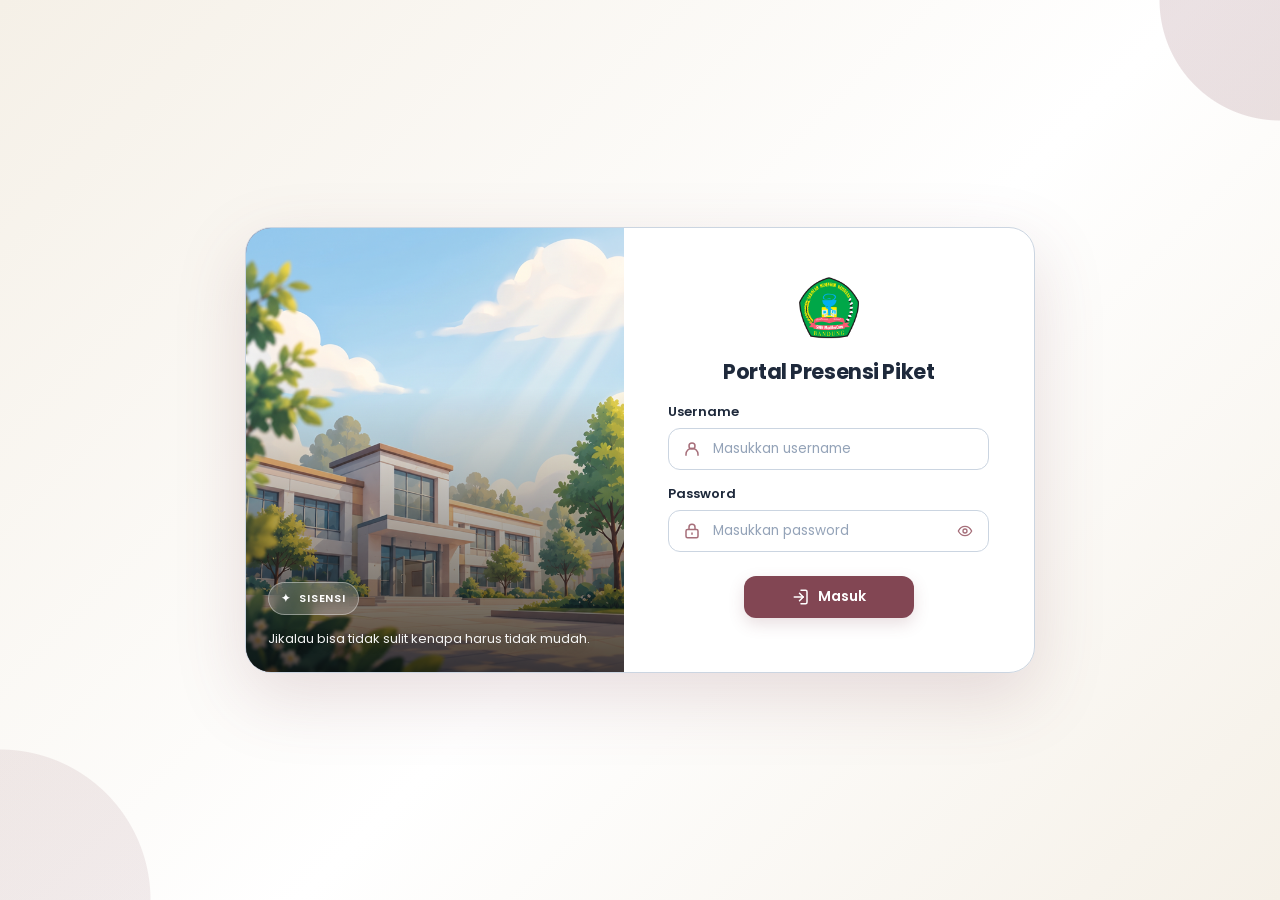
<file: frontend/index.html>
<!DOCTYPE html>
<html lang="id">
<head>
  <meta charset="UTF-8">
  <meta name="viewport" content="width=device-width, initial-scale=1.0">
  <title>Login | Presensi Piket</title>

  <!-- 💡 ANTI-FLASH THEME SCRIPT (Zero Delay Theme Switching) -->
  <script>
    (function() {
      const savedTheme = localStorage.getItem("sisensi_active_theme") || "burgundy";
      document.documentElement.setAttribute("data-theme", savedTheme);
    })();
  </script>

  <!-- Fonts & Stylesheet -->
  <link rel="preconnect" href="https://fonts.googleapis.com">
  <link rel="preconnect" href="https://fonts.gstatic.com" crossorigin>
  <link href="https://fonts.googleapis.com/css2?family=Roboto:wght@400;500;700&family=Poppins:wght@400;500;600;700&display=swap" rel="stylesheet">
  <link rel="icon" type="image/png" href="./assets/logo_sekolah.png">
  <link rel="stylesheet" href="./css/style.css">
</head>
<body class="login-body">
  <main class="container-login">
    <section class="login-visual" aria-label="Informasi sekolah">
      <div class="visual-copy">
        <div class="visual-eyebrow">
          <span aria-hidden="true">✦</span> SISENSI
        </div>
        <p>Jikalau bisa tidak sulit kenapa harus tidak mudah.</p>
      </div>
    </section>

    <section class="login-content" aria-labelledby="loginTitle">
      <header class="login-title-row" aria-labelledby="loginTitle">
        <img src="./assets/logo_sekolah.png" class="logo" alt="Logo sekolah">
        <div class="login-heading">
          <h2 id="loginTitle">Portal Presensi Piket</h2>
        </div>
      </header>

      <form class="login-form" id="loginForm" onsubmit="event.preventDefault(); login();">
        <div class="login-field">
          <label for="idPiket">Username</label>
          <div class="login-input-wrap">
            <svg class="field-icon" viewBox="0 0 24 24" fill="none" stroke="currentColor" stroke-width="2" aria-hidden="true"><circle cx="12" cy="8" r="4"></circle><path d="M4 21v-2a8 8 0 0 1 16 0v2"></path></svg>
            <input type="text" id="idPiket" class="login-input" placeholder="Masukkan username" autocomplete="username" required>
          </div>
        </div>
        <div class="login-field">
          <label for="kodeAkses">Password</label>
          <div class="login-input-wrap">
            <svg class="field-icon" viewBox="0 0 24 24" fill="none" stroke="currentColor" stroke-width="2" aria-hidden="true"><rect x="4" y="10" width="16" height="11" rx="2"></rect><path d="M8 10V7a4 4 0 0 1 8 0v3"></path><path d="M12 14v3"></path></svg>
            <input type="password" id="kodeAkses" class="login-input" placeholder="Masukkan password" autocomplete="current-password" required>
            <button class="password-toggle" type="button" id="togglePassword" aria-label="Tampilkan password" title="Tampilkan password" aria-pressed="false">
              <svg id="passwordEyeIcon" viewBox="0 0 24 24" fill="none" stroke="currentColor" stroke-width="2" stroke-linecap="round" stroke-linejoin="round" aria-hidden="true">
                <path d="M2 12s3.5-7 10-7 10 7 10 7-3.5 7-10 7S2 12 2 12Z"></path><circle cx="12" cy="12" r="3"></circle>
              </svg>
            </button>
          </div>
        </div>
        <button type="submit" class="login-btn">
          <svg viewBox="0 0 24 24" fill="none" stroke="currentColor" stroke-width="2" stroke-linecap="round" stroke-linejoin="round" aria-hidden="true"><path d="M10 17l5-5-5-5"></path><path d="M15 12H3"></path><path d="M12 3h6a2 2 0 0 1 2 2v14a2 2 0 0 1-2 2h-6"></path></svg>
          Masuk
        </button>
      </form>
      <div class="error-msg" id="errorMsg" role="alert" aria-live="polite"></div>
    </section>
  </main>

  <!-- LOADING OVERLAY MODERN MINIMALIS (DOTS ENGINE) -->
  <div id="loadingOverlay">
    <div>
      <div class="dots">
        <span></span>
        <span></span>
        <span></span>
      </div>
      <div id="loadingText">Memuat...</div>
    </div>
  </div>

  <script>
    const password = document.getElementById('kodeAkses');
    const toggle = document.getElementById('togglePassword');
    const icon = document.getElementById('passwordEyeIcon');

    const eye = `
      <path d="M2 12s3.5-7 10-7 10 7 10 7-3.5 7-10 7S2 12 2 12Z"></path>
      <circle cx="12" cy="12" r="3"></circle>
    `;
    const eyeOff = `
      <path d="M3 3l18 18"></path>
      <path d="M10.6 10.6a2 2 0 0 0 2.8 2.8"></path>
      <path d="M9.9 5.2A11 11 0 0 1 12 5c6.5 0 10 7 10 7a15 15 0 0 1-4 4.8"></path>
      <path d="M6.6 6.6C3.6 8.5 2 12 2 12s3.5 7 10 7c1 0 2-.2 2.9-.5"></path>
    `;
    toggle.addEventListener('click', function () {
      const show = password.type === 'password';
      password.type = show ? 'text' : 'password';
      icon.innerHTML = show ? eyeOff : eye;
      toggle.setAttribute('aria-label', show ? 'Sembunyikan password' : 'Tampilkan password');
      toggle.setAttribute('title', show ? 'Sembunyikan password' : 'Tampilkan password');
      toggle.setAttribute('aria-pressed', String(show));
    });
  </script>

  <script src="./js/auth.js"></script>
</body>
</html>
</file>
<file: frontend/css/style.css>
/* ==========================================================================
   1. COLOR PALETTE ENGINE & CSS VARIABLES (SUPPORT ZERO-FLASH)
   ========================================================================== */
:root,
html[data-theme="burgundy"],
body[data-theme="burgundy"] {
  --theme-glow-rgb: 130, 70, 83;
  --theme-glow: rgba(var(--theme-glow-rgb), 0.18);
  --primary: #824653;
  --primary-hover: #6F3945;
  --primary-soft: #A66F7A;
  --bg-page: #F5F0E7;
  --text-dark: #1e293b;
  --border-light: #cbd5e1;
}

html[data-theme="green"],
body[data-theme="green"] {
  --theme-glow-rgb: 16, 185, 129;
  --primary: #059669;
  --primary-hover: #047857;
  --primary-soft: #34d399;
  --bg-page: #f0fdf4;
}

html[data-theme="blue"],
body[data-theme="blue"] {
  --theme-glow-rgb: 37, 99, 235;
  --primary: #2563eb;
  --primary-hover: #1d4ed8;
  --primary-soft: #60a5fa;
  --bg-page: #eff6ff;
}

html[data-theme="orange"],
body[data-theme="orange"] {
  --theme-glow-rgb: 234, 88, 12;
  --primary: #ea580c;
  --primary-hover: #c2410c;
  --primary-soft: #fb923c;
  --bg-page: #fff7ed;
}

html[data-theme="purple"],
body[data-theme="purple"] {
  --theme-glow-rgb: 147, 51, 234;
  --primary: #9333ea;
  --primary-hover: #7e22ce;
  --primary-soft: #c084fc;
  --bg-page: #faf5ff;
}

html[data-theme="gold"],
body[data-theme="gold"] {
  --theme-glow-rgb: 217, 119, 6;
  --primary: #d97706;
  --primary-hover: #b45309;
  --primary-soft: #fbbf24;
  --bg-page: #fffbeb;
}

html[data-theme="black"],
body[data-theme="black"] {
  --theme-glow-rgb: 30, 41, 59;
  --primary: #0f172a;
  --primary-hover: #1e293b;
  --primary-soft: #475569;
  --bg-page: #f8fafc;
}

html[data-theme="white"],
body[data-theme="white"] {
  --theme-glow-rgb: 100, 116, 139;
  --primary: #475569;
  --primary-hover: #334155;
  --primary-soft: #94a3b8;
  --bg-page: #f1f5f9;
}

/* Base resets */
html, body {
  height: 100%;
  margin: 0;
  padding: 0;
  font-family: 'Roboto', sans-serif;
  -webkit-text-size-adjust: 100%;
}

h2, h3 { 
  color: var(--text-dark); 
  font-weight: 600; 
  margin-top: 0; 
}

body.dashboard-body {
  background: var(--bg-page) !important;
  padding: 0 30px 20px !important;
  color: var(--text-dark);
  display: flex;
  flex-direction: column;
  align-items: center;
  min-height: 100vh;
  box-sizing: border-box;
  transition: background 0.3s ease;
}

main {
  flex: 1;
  width: 100%;
  max-width: 1400px;
  margin: 0 auto;
}

/* ==========================================================================
   2. TOP HEADER BANNER MODERN & CLEAN (NO BOX NESTING)
   ========================================================================== */
#topHeaderBanner {
  width: 100%;
  max-width: 1400px;
  background: var(--primary) !important;
  border-radius: 0 0 16px 16px !important;
  padding: 14px 30px !important;
  display: flex !important;
  justify-content: space-between !important;
  align-items: center !important;
  box-shadow: 0 8px 20px var(--theme-glow) !important;
  border-top: none !important;
  border-bottom: 4px solid #ffffff !important;
  border-left: 4px solid #ffffff !important;
  border-right: 4px solid #ffffff !important;
  margin-top: 0 !important;
  margin-bottom: 20px !important;
  box-sizing: border-box;
  position: relative;
  z-index: 999;
  transition: background 0.3s ease, box-shadow 0.3s ease;
}

.header-brand-group {
  display: flex;
  align-items: center;
  gap: 16px;
}

/* LINGKARAN LOGO BULAT PERFECT */
.brand-logo-circle {
  width: 48px;
  height: 48px;
  border-radius: 50%;
  background: #ffffff;
  display: flex;
  align-items: center;
  justify-content: center;
  box-shadow: 0 2px 8px rgba(0,0,0,0.12);
  flex-shrink: 0;
  overflow: hidden;
}

.header-logo-img { 
  width: 40px; 
  height: 40px; 
  object-fit: contain; 
  opacity: 0;
  transition: opacity 0.3s ease;
}

.header-logo-img.is-loaded {
  opacity: 1 !important;
}

.brand-text-stack {
  display: flex;
  flex-direction: column;
  gap: 2px;
}

.brand-main-title {
  margin: 0 !important;
  font-size: 17px !important;
  font-weight: 700 !important;
  color: #ffffff !important;
  line-height: 1.2;
}

.brand-sub-title {
  font-size: 12.5px !important;
  font-weight: 500 !important;
  color: rgba(255, 255, 255, 0.8) !important;
  line-height: 1.2;
}

/* CONTROLS AREA (THEME & PROFILE) */
.header-user-controls {
  display: flex;
  align-items: center;
  gap: 12px;
}

/* FIX ANOMALI HOVER JITTER ON ICON BUTTONS */
/* FIX ANOMALI HOVER JITTER ON ICON BUTTONS */
.header-icon-btn {
  width: 40px !important;
  height: 40px !important;
  padding: 0 !important;
  border-radius: 50% !important;
  background: #ffffff !important;
  border: none !important;
  cursor: pointer;
  display: inline-flex !important;
  align-items: center !important;
  justify-content: center !important;
  box-shadow: 0 2px 8px rgba(0,0,0,0.1) !important;
  color: var(--primary) !important;
  transition: transform 0.2s cubic-bezier(0.175, 0.885, 0.32, 1.275), background 0.2s ease !important;
  flex-shrink: 0;
  transform-origin: center center;
  backface-visibility: hidden;
  will-change: transform;
}

.header-icon-btn:hover {
  transform: scale(1.08) translateZ(0) !important;
  background: #ffffff !important;
}

.header-icon-btn svg {
  width: 20px;
  height: 20px;
  display: block;
  flex-shrink: 0;
  pointer-events: none;
  transform: translateZ(0);
}

/* USER PROFILE DROPDOWN COMPACT */
.profile-popover {
  width: 240px;
  padding: 14px;
}

.profile-popover-header {
  display: flex;
  align-items: center;
  justify-content: space-between;
  gap: 12px;
}

.profile-info-text {
  display: flex;
  flex-direction: column;
  gap: 2px;
  min-width: 0;
  flex: 1;
}

.profile-name {
  font-size: 13.5px;
  font-weight: 700;
  color: var(--text-dark);
  white-space: nowrap;
  overflow: hidden;
  text-overflow: ellipsis;
  line-height: 1.2;
}

.profile-role {
  font-size: 11.5px;
  font-weight: 500;
  color: var(--primary-soft);
  white-space: nowrap;
  overflow: hidden;
  text-overflow: ellipsis;
  line-height: 1.2;
}

/* TOMBOL LOGOUT ATAS */
.profile-action-btn.btn-logout {
  width: 36px !important;
  height: 36px !important;
  min-width: 36px !important;
  padding: 0 !important;
  border-radius: 10px !important;
  background: #fef2f2 !important;
  color: #dc2626 !important;
  border: 1px solid #fecaca !important;
  cursor: pointer;
  display: inline-flex !important;
  align-items: center !important;
  justify-content: center !important;
  flex-shrink: 0;
  transition: all 0.2s ease !important;
}

.profile-action-btn.btn-logout:hover {
  background: #dc2626 !important;
  color: #ffffff !important;
  border-color: #dc2626 !important;
  transform: scale(1.05) !important;
}

.profile-action-btn.btn-logout svg {
  width: 17px;
  height: 17px;
  stroke: currentColor;
}

/* DIVIDER */
.profile-popover-divider {
  height: 1px;
  background: #e2e8f0;
  margin: 12px 0 10px;
}

/* TOMBOL CLEAR CACHE BAWAH (AMBER/WARNING STYLE) */
.profile-clear-cache-item {
  width: 100% !important;
  height: 36px !important;
  padding: 0 12px !important;
  border-radius: 9px !important;
  background: #fffbeb !important;
  color: #d97706 !important;
  border: 1px solid #fde68a !important;
  font-size: 12px !important;
  font-weight: 600 !important;
  cursor: pointer;
  display: flex !important;
  align-items: center !important;
  justify-content: flex-start !important;
  gap: 8px !important;
  transition: all 0.2s ease !important;
}

.profile-clear-cache-item:hover {
  background: #d97706 !important;
  color: #ffffff !important;
  border-color: #d97706 !important;
}

.profile-clear-cache-item svg.warning-icon {
  width: 15px;
  height: 15px;
  stroke: currentColor;
  flex-shrink: 0;
}

/* ==========================================================================
   3. THEME POPOVER & PROFILE DROPDOWN (SWATCHES & POPUPS)
   ========================================================================== */
.theme-picker-wrapper,
.user-profile-wrapper {
  position: relative;
}

.theme-popover,
.profile-popover {
  position: absolute;
  top: calc(100% + 10px);
  right: 0;
  background: #ffffff;
  border-radius: 14px;
  box-shadow: 0 10px 30px rgba(0, 0, 0, 0.15);
  border: 1px solid var(--border-light);
  padding: 14px;
  display: none;
  z-index: 1000;
  box-sizing: border-box;
  animation: popoverFadeIn 0.2s ease;
}

@keyframes popoverFadeIn {
  from { opacity: 0; transform: translateY(-6px); }
  to { opacity: 1; transform: translateY(0); }
}

.theme-popover.is-open,
.profile-popover.is-open {
  display: block;
}

.theme-popover-header {
  font-size: 12px;
  font-weight: 700;
  color: var(--text-dark);
  margin-bottom: 10px;
  text-align: center;
}

.theme-color-grid {
  display: grid;
  grid-template-columns: repeat(4, 1fr);
  gap: 10px;
  width: 150px;
}

.color-swatch {
  width: 28px !important;
  height: 28px !important;
  border-radius: 50% !important;
  border: 2px solid #ffffff !important;
  cursor: pointer;
  box-shadow: 0 2px 5px rgba(0,0,0,0.15);
  transition: transform 0.2s ease, box-shadow 0.2s ease;
  padding: 0 !important;
}

.color-swatch:hover {
  transform: scale(1.15) !important;
}

.color-swatch.active {
  box-shadow: 0 0 0 2.5px var(--primary) !important;
}

.burgundyswatch { background: #824653 !important; }
.greenswatch { background: #059669 !important; }
.blueswatch { background: #2563eb !important; }
.orangeswatch { background: #ea580c !important; }
.purpleswatch { background: #9333ea !important; }
.goldswatch { background: #d97706 !important; }
.blackswatch { background: #0f172a !important; }
.whiteswatch { background: #94a3b8 !important; }

/* USER PROFILE DROPDOWN COMPACT (LOGOUT SEBELAH NAMA) */
.profile-popover {
  width: 240px;
  padding: 14px;
}

.profile-popover-header {
  display: flex;
  align-items: center;
  justify-content: space-between;
  gap: 12px;
}

.profile-info-text {
  display: flex;
  flex-direction: column;
  gap: 2px;
  min-width: 0;
  flex: 1;
}

.profile-name {
  font-size: 13.5px;
  font-weight: 700;
  color: var(--text-dark);
  white-space: nowrap;
  overflow: hidden;
  text-overflow: ellipsis;
  line-height: 1.2;
}

.profile-role {
  font-size: 11.5px;
  font-weight: 500;
  color: var(--primary-soft);
  white-space: nowrap;
  overflow: hidden;
  text-overflow: ellipsis;
  line-height: 1.2;
}

.profile-logout-btn {
  width: 36px !important;
  height: 36px !important;
  min-width: 36px !important;
  padding: 0 !important;
  border-radius: 10px !important;
  background: #fef2f2 !important;
  color: #dc2626 !important;
  border: 1px solid #fecaca !important;
  cursor: pointer;
  display: inline-flex !important;
  align-items: center !important;
  justify-content: center !important;
  flex-shrink: 0;
  transition: all 0.2s ease !important;
}

.profile-logout-btn:hover {
  background: #dc2626 !important;
  color: #ffffff !important;
  border-color: #dc2626 !important;
  transform: scale(1.05) translateY(0) !important;
}

.profile-logout-btn svg {
  width: 17px;
  height: 17px;
  stroke: currentColor;
  transition: stroke 0.2s ease;
}

/* ==========================================================================
   4. FORM INPUTS, CARDS & BUTTONS
   ========================================================================== */
.card {
  background: #ffffff;
  border-radius: 14px;
  padding: 24px;
  border: 1px solid var(--border-light);
  box-shadow: 0 8px 24px var(--theme-glow);
  margin-bottom: 20px;
}

select, input[type="date"], input[type="text"] {
  padding: 0 14px;
  height: 38px;
  border-radius: 12px;
  border: 1px solid var(--border-light);
  font-size: 13px;
  font-family: 'Roboto', sans-serif;
  background: #ffffff;
  color: var(--text-dark);
  outline: none;
  box-sizing: border-box;
  transition: all 0.2s ease;
}

select:focus, input[type="date"]:focus, input[type="text"]:focus {
  border-color: var(--primary);
  box-shadow: 0 0 0 2px var(--theme-glow);
}

button {
  background-color: var(--primary);
  color: #ffffff !important;
  padding: 8px 16px;
  border-radius: 8px;
  border: none;
  cursor: pointer;
  font-size: 13px;
  font-weight: 500;
  font-family: 'Roboto', sans-serif;
  display: inline-flex;
  align-items: center;
  justify-content: center;
  gap: 6px;
  height: 38px;
  box-sizing: border-box;
  transition: background-color 0.2s ease, transform 0.2s ease;
}

button:hover:not(:disabled) { 
  background-color: var(--primary-hover);
  transform: translateY(-1px); 
}

button:disabled { 
  opacity: 0.5; 
  cursor: not-allowed; 
}

.btn-cancel { background: #475569 !important; }
.btn-confirm { background: #0f766e !important; }
.btn-slate { background: #64748b !important; }
.btn-danger { background: #ef4444 !important; }

.text-danger { color: #ef4444 !important; }
.text-center-cell { text-align: center !important; }
/* ==========================================================================
   INFO KETERANGAN DISPENSASI DI SEBELAH KANAN BADGE
   ========================================================================== */
.badge-wrapper-cell {
  display: inline-flex;
  flex-direction: row;
  align-items: center;
  justify-content: center;
  gap: 6px;
}

.dispensasi-note-sub {
  display: inline-flex;
  align-items: center;
  justify-content: center;
  max-width: 140px;
  padding: 4px 9px;
  border-radius: 999px;
  background: #eef2ff;
  border: 1px solid #c7d2fe;
  color: #4338ca;
  font-size: 11px;
  font-weight: 600;
  line-height: 1.2;
  cursor: default;
}

.dispensasi-note-text {
  display: block;
  width: 100%;
  white-space: nowrap;
  overflow: hidden;
  text-overflow: ellipsis;
} 

.status-dropdown-cell-wrapper {
  position: relative;
  display: inline-flex;
  align-items: center;
  justify-content: center;
  vertical-align: middle;
  height: 32px;
  margin: 0;
  padding: 0;
  border: none;
  background: transparent;
}

.admin-date-picker { display: inline-block; }

/* ==========================================================================
   5. FILTERS & COUNTER BOX (AUTO-FIT PROPORSIONAL ANTI-OVERLAP)
   ========================================================================== */
.filter-wrapper {
  display: grid;
  grid-template-columns: minmax(0, 1fr) auto; /* Kolom kanan otomatis ikut jumlah kotak */
  align-items: center;
  gap: 14px;
  width: 100%;
  box-sizing: border-box;
  margin-bottom: 20px;
  padding: 12px 14px;
  background: #f1f5f9;
  border: 1px solid var(--border-light);
  border-radius: 14px;
}

.filter-group {
  display: grid;
  /* Kelas (125px) | Tingkat (105px) | Status (165px) | Nama Siswa (220px) */
  grid-template-columns: 125px 105px 165px 220px;
  align-items: end;
  gap: 10px;
  width: max-content;
  max-width: 100%;
  min-width: 0;
}

.filter-item {
  display: flex;
  flex-direction: column;
  gap: 5px;
  min-width: 0;
  font-size: 11.5px;
  font-weight: 600;
  color: var(--primary);
}

/* Override min-width bawaan agar dropdown & input bisa fleksibel */
.filter-item .custom-dropdown,
.filter-item .filter-input-text {
  width: 100% !important;
  min-width: 0 !important;
  padding: 0 10px;
}

.filter-item .dropdown-selected {
  padding: 0 10px;
  font-size: 12.5px;
}

.statistik-wrapper {
  display: flex;
  align-items: stretch;
  justify-content: flex-end;
  gap: 6px;
  width: auto;
  min-width: 0;
  margin: 0;
}

.stat-box-wrapper {
  position: relative;
  display: flex;
  flex: 0 0 80px;
  width: 80px;
  min-width: 0;
}

.jumlah-data-box {
  display: flex;
  flex-direction: column;
  align-items: center;
  justify-content: center;
  width: 100%;
  min-width: 0;
  min-height: 76px;
  box-sizing: border-box;
  padding: 6px 4px;
  margin: 0;
  background: #ffffff;
  border: 1px solid var(--border-light);
  border-radius: 10px;
  text-align: center;
  transition: border-color 0.2s ease, box-shadow 0.2s ease, transform 0.2s ease;
}

.jumlah-data-box label {
  display: flex;
  align-items: center;
  justify-content: center;
  gap: 2px;
  width: 100%;
  min-height: 22px;
  margin-bottom: 3px;
  font-size: 9.5px;
  line-height: 1.15;
  font-weight: 700;
  color: var(--primary);
  text-align: center;
}

.jumlah-data-box span {
  display: block;
  font-size: 16.5px;
  line-height: 1.2;
  font-weight: 800;
  color: var(--primary-soft);
}

/* Efek Interaktif untuk Box Clickable (Hadir & Tidak Hadir) */
.jumlah-data-box.is-clickable {
  cursor: pointer;
  user-select: none;
}

.jumlah-data-box.is-clickable label {
  cursor: pointer;
}

.jumlah-data-box.is-clickable:hover,
.jumlah-data-box.is-clickable.is-open {
  border-color: var(--primary);
  box-shadow: 0 0 0 3px var(--theme-glow), 0 6px 14px var(--theme-glow);
}

.jumlah-data-box.is-clickable.is-open .stat-caret {
  transform: rotate(180deg);
}

/* ==========================================================================
   FLOATING POPOVER CARD RINCIAN STATISTIK
   ========================================================================== */
.stat-floating-card {
  position: absolute;
  top: calc(100% + 10px);
  left: 50%;
  transform: translateX(-50%);
  z-index: 1000;
  background: #ffffff;
  border: 1px solid var(--border-light);
  border-radius: 14px;
  padding: 12px;
  box-shadow: 0 14px 32px rgba(15, 23, 42, 0.16);
  display: none;
  box-sizing: border-box;
  animation: statPopoverIn 0.18s ease-out;
}

.stat-floating-card.is-open {
  display: block;
}

/* Panah kecil penunjuk ke box induk */
.stat-floating-card::before {
  content: "";
  position: absolute;
  top: -6px;
  left: 50%;
  transform: translateX(-50%) rotate(45deg);
  width: 11px;
  height: 11px;
  background: #ffffff;
  border-left: 1px solid var(--border-light);
  border-top: 1px solid var(--border-light);
}

.stat-popover-hadir {
  width: 310px;
}

.stat-popover-absen {
  width: 270px;
}

.stat-popover-title {
  font-size: 11px;
  font-weight: 700;
  color: var(--primary);
  letter-spacing: 0.04em;
  margin-bottom: 8px;
  padding-bottom: 6px;
  border-bottom: 1px solid #f1f5f9;
  text-align: center;
}

.stat-mini-grid {
  display: grid;
  gap: 7px;
}

.stat-mini-grid.cols-hadir {
  grid-template-columns: repeat(2, minmax(0, 1fr));
}

/* Item pertama (Tepat Waktu) melebar 2 kolom di paling atas */
.stat-mini-grid.cols-hadir .stat-mini-card:first-child {
  grid-column: span 2;
}

.stat-mini-grid.cols-absen {
  grid-template-columns: repeat(3, minmax(0, 1fr));
}

.stat-mini-card {
  border-radius: 10px;
  padding: 8px 6px;
  text-align: center;
  border: 1px solid #e2e8f0;
  background: #f8fafc;
}

.stat-mini-label {
  font-size: 10.5px;
  font-weight: 600;
  line-height: 1.25;
  margin-bottom: 3px;
}

.stat-mini-val {
  font-size: 16px;
  font-weight: 800;
  line-height: 1.15;
}

/* Warna Mini-Card Selaras dengan Status Badges Bagian 7 */
.stat-mini-card.tone-hadir {
  background: #f0fdf4;
  border-color: #bbf7d0;
  color: #15803d;
}

.stat-mini-card.tone-terlambat {
  background: #fefce8;
  border-color: #fef08a;
  color: #854d0e;
}

.stat-mini-card.tone-terlambat-berat {
  background: #fff7ed;
  border-color: #fed7aa;
  color: #9a3412;
}

.stat-mini-card.tone-terlambat-ekstrem,
.stat-mini-card.tone-alpa {
  background: #fef2f2;
  border-color: #fecaca;
  color: #991b1b;
}

.stat-mini-card.tone-htp {
  background: #fffbeb;
  border-color: #fde68a;
  color: #92400e;
}

.stat-mini-card.tone-sakit {
  background: #f0f9ff;
  border-color: #bae6fd;
  color: #0369a1;
}

.stat-mini-card.tone-izin {
  background: #f8fafc;
  border-color: #cbd5e1;
  color: #475569;
}

@keyframes statPopoverIn {
  from {
    opacity: 0;
    transform: translate(-50%, -6px);
  }
  to {
    opacity: 1;
    transform: translate(-50%, 0);
  }
}

/* Breakpoint Tablet / Layar Menengah */
@media (max-width: 1280px) {
  .filter-wrapper { grid-template-columns: minmax(0, 1fr); }
  .filter-group { grid-template-columns: repeat(4, minmax(0, 1fr)); }
  .statistik-wrapper { display: flex; flex-wrap: wrap; justify-content: flex-start; width: 100%; }
  .stat-box-wrapper { flex: 1 1 90px; width: auto; }
}

@media (max-width: 600px) {
  .filter-wrapper { padding: 12px; }
  .filter-group { grid-template-columns: repeat(2, minmax(0, 1fr)); }
  .statistik-wrapper { display: grid; grid-template-columns: repeat(3, minmax(0, 1fr)); }
  .stat-box-wrapper { width: 100%; }
  .stat-floating-card {
    position: fixed;
    top: auto;
    bottom: 20px;
    left: 50%;
    width: calc(100vw - 32px);
    max-width: 340px;
  }
  .stat-floating-card::before { display: none; }
}

/* ==========================================================================
   6. TABLE & DATA DISPLAY
   ========================================================================== */
.table-header { 
  display: flex; 
  justify-content: space-between; 
  align-items: center; 
  margin-bottom: 16px; 
  flex-wrap: wrap; 
  gap: 10px; 
}

.left-action { 
  display: flex; 
  gap: 8px; 
  flex-wrap: wrap; 
  align-items: center; 
}

.table-responsive {
  width: 100%;
  border: 1px solid var(--border-light);
  border-radius: 12px;
  margin-top: 15px;
  background: #ffffff;
  overflow: visible !important;
  box-sizing: border-box;
}

table { 
  width: 100%; 
  border-collapse: separate; 
  border-spacing: 0; 
  font-size: 13px; 
}

th { 
  background: #f1f5f9 !important; 
  color: #334155 !important; 
  font-size: 12px; 
  font-weight: 600; 
  padding: 12px 10px; 
  border-bottom: 2px solid var(--border-light) !important; 
}

/* 💡 KUNCI TINGGI BARIS DENGAN HEIGHT & BOX-SIZING AGAR TDK NAIK TURUN */
#tbodySiswa td {
  height: 48px !important;            /* Kunci tinggi konsisten per baris */
  padding: 6px 10px !important;       /* Sesuaikan padding agar seimbang */
  border-bottom: 1px solid #e2e8f0 !important;
  text-align: center;
  vertical-align: middle;
  font-size: 13px !important;
  font-weight: 500 !important;
  color: var(--text-dark) !important;
  box-sizing: border-box !important;
}

#tbodySiswa td:nth-child(1) { font-weight: 600 !important; }
#tbodySiswa tr { position: relative; }

#tbodySiswa tr:has(.custom-dropdown.open) {
  z-index: 99999 !important;
  position: relative !important;
}

tr:nth-child(even) td { background-color: #f8fafc; }

.status-cell-center {
  width: 220px;
  max-width: 220px;
  min-width: 220px;
  text-align: center;
  vertical-align: middle;
  box-sizing: border-box;
}

/* 💡 SAMAKAN TINGGI DROPDOWN DI DALAM TABEL DENGAN BADGE (32px) */
#tbodySiswa .custom-dropdown {
  height: 32px !important;
  min-width: 150px;
  border-radius: 10px !important;
}

#tbodySiswa .dropdown-selected {
  padding: 0 10px !important;
  font-size: 12px !important;
  justify-content: center !important;
  text-align: center !important;
  gap: 8px;
}

#tbodySiswa .dropdown-item {
  text-align: center !important;
}

th:first-child {
  border-top-left-radius: 11px;
}

th:last-child {
  border-top-right-radius: 11px;
}

/* LENGKUNGKAN KIRI BAWAH DAN KANAN BAWAH UNTUK BARIS TERAKHIR (JIKA ADA DATA) */
#tbodySiswa tr:last-child td:first-child {
  border-bottom-left-radius: 11px;
}

#tbodySiswa tr:last-child td:last-child {
  border-bottom-right-radius: 11px;
}

/* DROPDOWN STATUS DI TABEL TAMPIL PENUH TANPA SCROLL */
#tbodySiswa .dropdown-menu,
#tbodySiswa .dropdown-menu-inner {
  max-height: none !important;
  overflow-y: visible !important;
}

/* ==========================================================================
   7. STATUS CHIPS & BADGES
   ========================================================================== */
.status-badge-btn {
  display: inline-flex;
  align-items: center;
  justify-content: center;
  gap: 6px;
  width: max-content;
  height: 32px !important;       /* Kunci tinggi samakan dengan dropdown di tabel */
  white-space: nowrap;
  padding: 0 12px !important;    /* Gunakan padding horizontal saja agar height 32px presisi */
  border-radius: 10px !important;/* Samakan radius dengan dropdown tabel (10px) */
  font-size: 12.5px;
  font-weight: 500;
  box-sizing: border-box !important;
  border: 1px solid rgba(0,0,0,0.1);
  cursor: pointer;
  transition: all 0.2s ease;
}

.status-badge-btn:hover {
  transform: translateY(-1px);
  filter: brightness(0.96);
}

.status-hadir { background: #dcfce7 !important; color: #15803d !important; border: 1px solid #bbf7d0 !important; }
.status-terlambat { background: #fef9c3 !important; color: #854d0e !important; border: 1px solid #fef08a !important; }
.status-terlambat-berat { background: #ffedd5 !important; color: #9a3412 !important; border: 1px solid #fed7aa !important; }
.status-terlambat-ekstrem, .status-alpa { background: #fecaca !important; color: #991b1b !important; border: 1px solid #fca5a5 !important; }
.status-sakit { background: #e0f2fe !important; color: #0369a1 !important; border: 1px solid #bae6fd !important; }
.status-izin { background: #f1f5f9 !important; color: #475569 !important; border: 1px solid #cbd5e1 !important; }
.status-libur, .status-prakerin { background: #e0e7ff !important; color: #3730a3 !important; border: 1px solid #c7d2fe !important; }
.status-htp { background: #fef3c7 !important; color: #92400e !important; border: 1px solid #fde68a !important; }
.status-kosong { 
  background: #fff1f2 !important; 
  color: #be123c !important; 
  border: 1.5px dashed #fda4af !important; 
  font-weight: 600 !important; 
}
.status-dispensasi { 
  background: #f3e8ff !important; 
  color: #6b21a8 !important; 
  border: 1px solid #e9d5ff !important; 
}

/* ==========================================================================
   8. PAGINATION & FOOTER
   ========================================================================== */
.table-footer {
  display: flex;
  justify-content: center;
  align-items: center;
  width: 100%;
  box-sizing: border-box;
  padding: 16px 0 0;
  background: #ffffff;
}

#pagination {
  display: flex;
  justify-content: center;
  align-items: center;
  flex-wrap: wrap;
  gap: 4px;
}

#pagination button { 
  background: #f1f5f9 !important; 
  color: #334155 !important; 
  border: 1px solid var(--border-light) !important; 
  margin: 2px; 
  padding: 6px 12px !important; 
  border-radius: 8px !important; 
  font-size: 13px !important; 
  height: auto !important; 
}

#pagination button.active { 
  background: var(--primary) !important; 
  color: #ffffff !important; 
  font-weight: 600 !important; 
}

footer { 
  text-align: center; 
  padding: 20px; 
  font-size: 12px; 
  color: var(--primary-soft); 
  margin-top: 20px; 
}

/* ==========================================================================
   9. MODALS, TOASTS & CUSTOM DROPDOWN COMPONENT
   ========================================================================== */
.modal-overlay { 
  position: fixed; 
  inset: 0; 
  background: rgba(15, 23, 42, 0.4); 
  display: flex; 
  align-items: center; 
  justify-content: center; 
  z-index: 1050 !important; 
  opacity: 0; 
  pointer-events: none; 
  transition: opacity 0.25s ease; 
}

.modal-overlay.active { 
  opacity: 1; 
  pointer-events: auto; 
}

.modal-box { 
  background: #ffffff; 
  padding: 20px; 
  border-radius: 14px; 
  width: 320px; 
  text-align: center; 
}

.modal-actions { margin-top: 15px; display: flex; gap: 10px; justify-content: center; }
.notif-modal-stack { margin-top: 15px; display: flex; flex-direction: column; gap: 8px; }

/* LOADING OVERLAY MODERN MINIMALIS (DOTS ENGINE) */
#loadingOverlay {
  display: none;
  position: fixed;
  inset: 0;
  background: rgba(15, 23, 42, 0.35);
  backdrop-filter: blur(3px);
  z-index: 99999 !important;
  justify-content: center;
  align-items: center;
}

#loadingOverlay.active { display: flex !important; }

#loadingOverlay > div {
  background: #ffffff;
  padding: 22px 30px;
  border-radius: 16px;
  text-align: center;
  border: 1px solid #e2e8f0;
  box-shadow: 0 12px 32px rgba(0, 0, 0, 0.12);
  display: flex;
  flex-direction: column;
  align-items: center;
  gap: 10px;
}

.dots {
  display: flex;
  align-items: center;
  justify-content: center;
  gap: 8px;
  height: 16px;
}

.dots span {
  width: 9px;
  height: 9px;
  background-color: var(--primary);
  border-radius: 50%;
  display: inline-block;
  animation: geminiPulse 1.4s cubic-bezier(0.4, 0, 0.2, 1) infinite;
}

.dots span:nth-child(1) { animation-delay: 0s; }
.dots span:nth-child(2) { animation-delay: 0.2s; }
.dots span:nth-child(3) { animation-delay: 0.4s; }

@keyframes geminiPulse {
  0%, 100% {
    transform: scale(0.65);
    opacity: 0.35;
    box-shadow: 0 0 0 0 rgba(0,0,0,0);
  }
  50% {
    transform: scale(1.15);
    opacity: 1;
    box-shadow: 0 0 8px var(--theme-glow);
  }
}

#loadingText {
  margin: 0;
  font-weight: 500;
  color: #334155;
  font-size: 13px;
}

/* ==========================================================================
   CUSTOM DROPDOWN
   ========================================================================== */
.custom-dropdown {
  position: relative;
  width: 100%;
  min-width: 160px;
  height: 38px;
  border-radius: 12px;
  box-sizing: border-box;
  margin: 0 auto;
  user-select: none;
  cursor: pointer;
  display: inline-flex;
  align-items: center;
  background: #ffffff;
  border: 1px solid var(--border-light);
  transition: border-color 0.2s ease, box-shadow 0.2s ease;
}
 
.dropdown-selected {
  width: 100%;
  height: 100%;
  display: flex;
  align-items: center;
  justify-content: space-between;
  padding: 0 14px;
  border-radius: 12px;
  box-sizing: border-box;
  font-size: 13px;
  font-weight: 500;
  color: var(--text-dark);
}
 
/* Animasi rotasi chevron */
.dropdown-selected svg {
  transition: transform 0.2s cubic-bezier(0.4, 0, 0.2, 1);
  flex-shrink: 0;
}
 
.custom-dropdown.open .dropdown-selected svg {
  transform: rotate(180deg);
}
 
/* ==========================================================================
   DROPDOWN MENU (OUTER = CLIPPER MELENGKUNG)
   ========================================================================== */
.dropdown-menu {
  position: absolute;
  top: calc(100% + 4px);
  bottom: auto;
  left: 0;
  width: 100%;
  min-width: 100%;
  max-width: 100%;
  max-height: 200px;
  background: #ffffff;
  border: 1px solid var(--border-light);
  border-radius: 12px;
  box-shadow: 0 8px 22px rgba(0, 0, 0, 0.14);
  display: none;
  z-index: 99999;
  box-sizing: border-box;
  overflow: hidden;   /* potong apapun yang keluar dari lengkungan */
  padding: 0;
}
 
.custom-dropdown.open .dropdown-menu {
  display: block;
}
 
/* ==========================================================================
   INNER = AREA SCROLL
   JANGAN pakai scrollbar-width / scrollbar-color di sini, karena Chrome baru
   akan mengabaikan semua aturan ::-webkit-scrollbar (panah muncul lagi).
   ========================================================================== */
.dropdown-menu-inner {
  width: 100%;
  max-height: 198px;
  overflow-y: auto;
  overflow-x: hidden;
  padding: 5px 0;
  box-sizing: border-box;
}
 
/* Scrollbar tipis tanpa tombol panah (Chrome / Edge / Safari) */
.dropdown-menu-inner::-webkit-scrollbar {
  width: 5px;
}
 
.dropdown-menu-inner::-webkit-scrollbar-button {
  display: none;
  width: 0;
  height: 0;
}
 
.dropdown-menu-inner::-webkit-scrollbar-track {
  background: transparent;
  margin: 8px 0;   /* thumb berhenti sebelum area lengkung; naikkan kalau masih nabrak */
}
 
.dropdown-menu-inner::-webkit-scrollbar-thumb {
  background: #cbd5e1;
  border-radius: 10px;
}
 
.dropdown-menu-inner::-webkit-scrollbar-thumb:hover {
  background: #94a3b8;
}
 
/* Firefox (scrollbar thin-nya memang tanpa panah) */
@supports not selector(::-webkit-scrollbar) {
  .dropdown-menu-inner {
    scrollbar-width: thin;
    scrollbar-color: #cbd5e1 transparent;
  }
}
 
/* ==========================================================================
   ITEM
   ========================================================================== */
.dropdown-item {
  padding: 9px 14px;
  text-align: left;
  font-size: 12.5px;
  color: var(--text-dark);
  cursor: pointer;
  transition: background 0.15s ease, color 0.15s ease;
}
 
.dropdown-item:hover {
  background: #f1f5f9;
  color: var(--primary);
}
 
/* ==========================================================================
   FILTER INPUT TEXT
   ========================================================================== */
.filter-input-text {
  width: 100%;
  min-width: 180px;
  height: 38px;
  padding: 0 14px;
  border-radius: 12px;
  border: 1px solid var(--border-light);
  background: #ffffff;
  font-size: 13px;
  font-family: 'Roboto', sans-serif;
  color: var(--text-dark);
  box-sizing: border-box;
  outline: none;
  transition: all 0.2s ease;
}
 
.filter-input-text:focus {
  border-color: var(--primary);
  box-shadow: 0 0 0 3px var(--theme-glow);
}

/* ==========================================================================
   SEARCH INPUT WRAPPER & TOMBOL CLEAR (✕)
   ========================================================================== */
.search-input-wrapper {
  position: relative;
  display: flex;
  align-items: center;
  width: 100%;
}

.search-input-wrapper .filter-input-text {
  padding-right: 32px !important;
}

.search-clear-btn {
  position: absolute !important;
  right: 8px !important;
  top: 50% !important;
  transform: translateY(-50%) !important;
  width: 20px !important;
  height: 20px !important;
  min-width: 20px !important;
  padding: 0 !important;
  margin: 0 !important;
  border-radius: 50% !important;
  background: #e2e8f0 !important;
  color: #475569 !important;
  font-size: 11px !important;
  font-weight: 700 !important;
  line-height: 1 !important;
  display: inline-flex !important;
  align-items: center !important;
  justify-content: center !important;
  cursor: pointer;
  transition: background 0.15s ease, color 0.15s ease !important;
}

.search-clear-btn[hidden] {
  display: none !important;
}

.search-clear-btn:hover {
  background: var(--primary) !important;
  color: #ffffff !important;
  transform: translateY(-50%) !important;
}

.dispensasi-modal-box {
  width: 360px !important;
  max-width: calc(100vw - 32px);
  text-align: left !important;
}

.dispensasi-modal-title {
  margin: 0 0 6px 0;
  font-size: 15.5px;
  font-weight: 700;
  color: var(--text-dark);
}

.dispensasi-modal-desc {
  margin: 0 0 12px 0;
  font-size: 12.5px;
  color: #64748b;
  line-height: 1.4;
}

.dispensasi-modal-actions {
  margin-top: 16px;
  display: flex;
  justify-content: flex-end;
  gap: 8px;
}

/* ==========================================================================
   10. SYNC STATUS PANEL (ADAPTIVE WIDTH & EDGE-GLOW INLINE SVG CLOUD)
   ========================================================================== */
.sync-status-panel {
  display: inline-flex;
  flex-direction: column;
  align-items: center;
  justify-content: center;
  gap: 2px;
  width: fit-content;
  min-width: 225px;
  max-width: 285px;
  height: 54px;
  box-sizing: border-box;
  padding: 6px 16px;
  border: 1px solid #bbf7d0;
  border-radius: 12px;
  background: #f0fdf4;
  color: #166534;
  font-size: 12px;
  line-height: 1.3;
  transition: width 0.25s ease, background 0.25s ease, border-color 0.25s ease, color 0.25s ease;
}

.sync-status-main {
  display: flex;
  align-items: center;
  justify-content: center;
  gap: 7px;
  width: 100%;
  font-size: 13px;
  font-weight: 700;
  white-space: nowrap;
}

#syncStatusIcon {
  display: inline-flex;
  align-items: center;
  justify-content: center;
  flex-shrink: 0;
}

#syncStatusIcon svg {
  width: 18px;
  height: 18px;
}

/* Efek Pendaran Cahaya (Glow) Kedip Halus di Pinggiran Garis Awan saat Online */
.sync-status-panel[data-state="saved"] #syncStatusIcon svg {
  animation: cloudEdgeGlow 2.4s ease-in-out infinite;
}

.sync-status-detail {
  display: block;
  width: 100%;
  min-height: 15px;
  line-height: 15px;
  text-align: center;
  color: #64748b;
  font-size: 11px;
  white-space: nowrap;
  overflow: hidden;
  text-overflow: ellipsis;
}

/* State: Sedang Menyimpan / Antrean Online (Amber/Kuning Lembut) */
.sync-status-panel[data-state="pending"],
.sync-status-panel[data-state="syncing"] {
  border-color: #fde68a !important;
  background: #fffbeb !important;
  color: #b45309 !important;
}

.sync-status-panel[data-state="syncing"] #syncStatusIcon svg {
  animation: syncCloudPulse 1.2s ease-in-out infinite;
}

/* State: Offline / Error Server (Merah Lembut) */
.sync-status-panel[data-state="error"],
.sync-status-panel[data-state="offline"] {
  border-color: #fecaca !important;
  background: #fef2f2 !important;
  color: #b91c1c !important;
}

.sync-retry-button {
  display: none !important;
  margin: 0 0 0 4px !important;
  padding: 2px 8px !important;
  height: 22px !important;
  border: none;
  border-radius: 6px;
  background: #dc2626;
  color: #ffffff !important;
  font-size: 10.5px;
  font-weight: 600;
  cursor: pointer;
  transition: background 0.2s ease;
  white-space: nowrap;
}

.sync-status-panel[data-state="error"] #retrySyncButton:not([hidden]) {
  display: inline-flex !important;
  align-items: center;
  justify-content: center;
}

@keyframes cloudEdgeGlow {
  0%, 100% {
    opacity: 1;
    filter: drop-shadow(0 0 0 rgba(34, 197, 94, 0));
  }
  50% {
    opacity: 0.72;
    filter: drop-shadow(0 0 4px rgba(34, 197, 94, 0.85));
  }
}

@keyframes syncCloudPulse {
  0%, 100% { transform: translateY(0); opacity: 1; }
  50% { transform: translateY(-2px); opacity: 0.55; }
}

/* ==========================================================================
   11. TOAST NOTIFIKASI MODERN
   ========================================================================== */
#appToast {
  position: fixed;
  top: 20px;
  right: 20px;
  z-index: 30000;
  display: flex;
  align-items: center;
  gap: 12px;
  min-width: 300px;
  max-width: 380px;
  padding: 12px 16px;
  background: #ffffff;
  border-radius: 12px;
  box-shadow: 0 10px 25px rgba(0, 0, 0, 0.12);
  border-left: 6px solid #22c55e;
  transform: translateX(120%);
  opacity: 0;
  pointer-events: none;
  transition: all 0.35s cubic-bezier(0.68, -0.55, 0.265, 1.55);
}

#appToast.is-visible {
  transform: translateX(0);
  opacity: 1;
  pointer-events: auto;
}

#appToast[data-type="success"] { border-left-color: #22c55e; }
#appToast[data-type="error"] { border-left-color: #ef4444; }
#appToast[data-type="info"] { border-left-color: #3b82f6; }

.toast-icon-bg {
  width: 30px;
  height: 30px;
  border-radius: 50%;
  display: flex;
  align-items: center;
  justify-content: center;
  font-size: 14px;
  color: #fff;
  flex-shrink: 0;
}

#appToast[data-type="success"] .toast-icon-bg { background: #22c55e; }
#appToast[data-type="error"] .toast-icon-bg { background: #ef4444; }
#appToast[data-type="info"] .toast-icon-bg { background: #3b82f6; }

.toast-content {
  flex: 1;
  display: flex;
  flex-direction: column;
  gap: 2px;
}

.toast-title { font-size: 13px; font-weight: 700; color: var(--text-dark); }
.toast-message { font-size: 12px; font-weight: 500; color: #64748b; line-height: 1.35; }

.toast-close-btn {
  background: transparent !important;
  border: none !important;
  color: #94a3b8 !important;
  font-size: 15px !important;
  cursor: pointer;
  padding: 0 !important;
  height: auto !important;
  line-height: 1 !important;
}

/* ==========================================================================
   BULK ACTION MODAL STYLES
   ========================================================================== */
.bulk-modal-box {
  width: 780px !important;
  max-width: calc(100vw - 32px);
  max-height: calc(100vh - 40px);
  display: flex;
  flex-direction: column;
  text-align: left !important;
  padding: 20px 22px !important;
  box-sizing: border-box;
}

.bulk-modal-header {
  display: flex;
  align-items: flex-start;
  justify-content: space-between;
  gap: 12px;
  margin-bottom: 14px;
}

.bulk-modal-title {
  margin: 0 0 3px 0;
  font-size: 16.5px;
  font-weight: 700;
  color: var(--text-dark);
}

.bulk-modal-subtitle {
  margin: 0;
  font-size: 12.5px;
  color: #64748b;
}

.bulk-close-icon {
  width: 30px !important;
  height: 30px !important;
  padding: 0 !important;
  border-radius: 8px !important;
  background: #f1f5f9 !important;
  color: #64748b !important;
  font-size: 14px !important;
  flex-shrink: 0;
}

.bulk-close-icon:hover {
  background: #e2e8f0 !important;
  color: var(--text-dark) !important;
}

.bulk-filter-grid {
  display: grid;
  grid-template-columns: 140px 115px 175px minmax(0, 1fr);
  gap: 10px;
  padding: 12px;
  background: #f8fafc;
  border: 1px solid var(--border-light);
  border-radius: 12px;
  margin-bottom: 12px;
}

.bulk-select-bar {
  display: flex;
  align-items: center;
  justify-content: space-between;
  gap: 10px;
  padding: 8px 12px;
  background: #f1f5f9;
  border: 1px solid var(--border-light);
  border-bottom: none;
  border-radius: 10px 10px 0 0;
  font-size: 12.5px;
  font-weight: 600;
  color: var(--text-dark);
}

.bulk-select-all-label {
  display: inline-flex;
  align-items: center;
  gap: 8px;
  cursor: pointer;
  user-select: none;
}

.bulk-select-all-label input[type="checkbox"],
.bulk-student-row input[type="checkbox"] {
  width: 16px;
  height: 16px;
  accent-color: var(--primary);
  cursor: pointer;
  margin: 0;
  flex-shrink: 0;
}

.bulk-selected-pill {
  padding: 3px 10px;
  border-radius: 999px;
  background: var(--primary);
  color: #ffffff;
  font-size: 11.5px;
  font-weight: 600;
}

.bulk-student-list {
  flex: 1;
  min-height: 200px;
  max-height: 310px;
  overflow-y: auto;
  border: 1px solid var(--border-light);
  border-radius: 0 0 10px 10px;
  background: #ffffff;
}

.bulk-student-row {
  display: flex;
  align-items: center;
  justify-content: space-between;
  gap: 12px;
  padding: 9px 12px;
  border-bottom: 1px solid #f1f5f9;
  cursor: pointer;
  transition: background 0.15s ease;
}

.bulk-student-row:last-child {
  border-bottom: none;
}

.bulk-student-row:hover {
  background: #f8fafc;
}

.bulk-student-row.is-checked {
  background: rgba(var(--theme-glow-rgb), 0.08);
}

.bulk-student-left {
  display: flex;
  align-items: center;
  gap: 10px;
  min-width: 0;
  flex: 1;
}

.bulk-student-info {
  display: flex;
  flex-direction: column;
  min-width: 0;
}

.bulk-student-name {
  font-size: 13px;
  font-weight: 600;
  color: var(--text-dark);
  white-space: nowrap;
  overflow: hidden;
  text-overflow: ellipsis;
}

.bulk-student-meta {
  font-size: 11.5px;
  color: #64748b;
}

.bulk-status-chip {
  padding: 3px 10px;
  border-radius: 8px;
  font-size: 11.5px;
  font-weight: 500;
  white-space: nowrap;
  flex-shrink: 0;
}

.bulk-empty-state {
  padding: 36px 16px;
  text-align: center;
  color: #64748b;
  font-size: 13px;
}

.bulk-modal-footer {
  margin-top: 14px;
  padding-top: 14px;
  border-top: 1px solid var(--border-light);
  display: flex;
  align-items: center;
  justify-content: space-between;
  gap: 12px;
  flex-wrap: wrap;
}

.bulk-target-controls {
  display: flex;
  align-items: center;
  gap: 8px;
  flex: 1;
  min-width: 220px;
}

.bulk-target-controls .custom-dropdown {
  width: 210px !important;
  min-width: 210px !important;
  margin: 0 !important;
}

.bulk-target-controls .filter-input-text {
  min-width: 0 !important;
  flex: 1;
}

.bulk-footer-buttons {
  display: flex;
  align-items: center;
  gap: 8px;
}

/* Kunci scroll panel utama saat modal aktif */
html:has(body.modal-open),
body.modal-open {
  overflow: hidden !important;
  height: 100vh !important;
}

.bulk-view-container {
  display: flex;
  flex-direction: column;
  min-height: 0;
  flex: 1;
}

.bulk-student-list {
  overscroll-behavior: contain;
}

/* Tampilkan semua opsi dropdown status di modal bulk tanpa scroll */
#bulkTargetStatus .dropdown-menu,
#bulkTargetStatus .dropdown-menu-inner {
  max-height: none !important;
  overflow-y: visible !important;
}

/* Progress Checklist Styles */
.bulk-progress-summary {
  display: flex;
  align-items: center;
  justify-content: space-between;
  gap: 10px;
  padding: 10px 14px;
  background: #f8fafc;
  border: 1px solid var(--border-light);
  border-bottom: none;
  border-radius: 10px 10px 0 0;
  font-size: 13px;
  font-weight: 600;
  color: var(--text-dark);
}

.bulk-progress-list {
  max-height: 340px;
}

.bulk-progress-row {
  display: flex;
  align-items: center;
  justify-content: space-between;
  gap: 12px;
  padding: 9px 14px;
  border-bottom: 1px solid #f1f5f9;
}

.bulk-progress-row:last-child {
  border-bottom: none;
}

.bulk-progress-badge {
  display: inline-flex;
  align-items: center;
  gap: 5px;
  padding: 3px 10px;
  border-radius: 999px;
  font-size: 11.5px;
  font-weight: 600;
  white-space: nowrap;
  flex-shrink: 0;
}

.bulk-progress-badge.is-processing {
  background: #fef3c7;
  color: #b45309;
}

.bulk-progress-badge.is-done {
  background: #dcfce7;
  color: #15803d;
}

.bulk-progress-badge.is-offline {
  background: #e0f2fe;
  color: #0369a1;
}

.bulk-progress-badge.is-error {
  background: #fee2e2;
  color: #b91c1c;
}

.bulk-progress-footer {
  justify-content: flex-end !important;
}

/* ==========================================================================
   IKON CLOUD UPLOAD MINI & STATE BUTTON MENYIMPAN (BULK PROGRESS)
   ========================================================================== */
.mini-cloud-upload {
  display: inline-flex;
  align-items: center;
  justify-content: center;
  flex-shrink: 0;
  animation: syncCloudPulse 1.2s ease-in-out infinite;
}

.mini-cloud-upload svg {
  width: 15px;
  height: 15px;
}

.bulk-progress-badge .mini-cloud-upload svg {
  width: 13px;
  height: 13px;
}

.btn-saving {
  background: #f59e0b !important;
  color: #ffffff !important;
  opacity: 1 !important;
  cursor: wait !important;
  box-shadow: 0 4px 12px rgba(245, 158, 11, 0.25);
}

/* ==========================================================================
   12. LOGIN PAGE STYLES (ORNAMEN BULATAN BACKGROUND EXPORT SCANNER)
   ========================================================================== */
body.login-body {
  margin: 0;
  min-height: 100vh;
  padding: 28px;
  box-sizing: border-box;
  display: flex;
  align-items: center;
  justify-content: center;
  font-family: 'Poppins', sans-serif;
  color: var(--text-dark);
  position: relative;
  overflow-x: hidden;
  transition: background 0.3s ease;

  /* 🎯 BULATAN BACKGROUND PRESISI (DIAMBIL LANGSUNG DARI ENGINE APP SCANNER) */
  background:
    radial-gradient(circle at 100% 0%, rgba(var(--theme-glow-rgb),.16) 0 120px, transparent 121px),
    radial-gradient(circle at 0% 100%, rgba(var(--theme-glow-rgb),.10) 0 150px, transparent 151px),
    linear-gradient(135deg, var(--bg-page) 0%, #ffffff 55%, var(--bg-page) 100%) !important;
}

/* Hapus elemen pseudoelement bulatan lama agar tidak bentrok */
body.login-body::before,
body.login-body::after {
  display: none !important;
}

body.login-body * { box-sizing: border-box; }

body.login-body > .container-login {
  position: relative;
  z-index: 1;
  width: min(790px, calc(100vw - 40px)) !important;
  max-width: 790px !important;
  min-width: 0;
  min-height: 425px;
  display: grid;
  grid-template-columns: minmax(0, .92fr) minmax(0, 1fr);
  overflow: hidden;
  padding: 0;
  margin: auto;
  border: 1px solid var(--border-light);
  border-radius: 26px;
  background: rgba(255, 255, 255, 0.97);
  box-shadow: 0 24px 70px var(--theme-glow);
  transition: box-shadow 0.3s ease;
}

.login-visual {
  position: relative;
  min-height: 425px;
  overflow: hidden;
  background: var(--primary);
  display: flex;
  align-items: flex-end;
  padding: 22px;
  isolation: isolate;
  transition: background 0.3s ease;
}

.login-visual::before {
  content: "";
  position: absolute;
  inset: 0;
  background: url("../assets/login-illustration.png") center center / cover no-repeat;
  z-index: -2;
}

.login-visual::after {
  content: "";
  position: absolute;
  inset: 0;
  background: linear-gradient(180deg, rgba(0,0,0,0) 36%, rgba(0,0,0,0.7) 100%);
  z-index: -1;
}

.visual-copy { color: #fff; text-shadow: 0 2px 12px rgba(0,0,0,0.3); }

.visual-eyebrow {
  display: inline-flex;
  align-items: center;
  gap: 8px;
  margin-bottom: 12px;
  padding: 7px 12px;
  border: 1px solid rgba(255,255,255,.38);
  border-radius: 999px;
  background: rgba(255,255,255,.18);
  backdrop-filter: blur(8px);
  font-size: 11px;
  font-weight: 600;
  letter-spacing: .08em;
  text-transform: uppercase;
}

.visual-copy h3 { margin: 0 0 8px; font-size: clamp(24px, 2.5vw, 32px); line-height: 1.25; font-weight: 700; }
.visual-copy p { max-width: 330px; margin: 0; font-size: 13px; line-height: 1.8; color: rgba(255,255,255,.94); }

.login-content {
  display: flex;
  flex-direction: column;
  justify-content: center;
  padding: clamp(28px, 3.5vw, 46px);
  min-width: 0;
}

.login-title-row {
  display: flex;
  flex-direction: column;
  align-items: center;
  justify-content: center;
  margin-bottom: 16px;
  gap: 10px;
}

.container-login .logo {
  display: block;
  width: auto;
  height: auto;
  max-height: 76px;
  object-fit: contain;
  margin: 0 auto;
}

.login-heading { text-align: center; }
.login-heading h2 {
  margin: 0;
  color: var(--text-dark);
  font-size: 21px;
  line-height: 1.3;
  font-weight: 700;
  letter-spacing: -.02em;
}

.login-form {
  display: flex;
  flex-direction: column;
  gap: 14px;
}

.login-field label { display: block; margin: 0 0 6px; color: var(--text-dark); font-size: 13px; font-weight: 600; }

.login-input-wrap { position: relative; }
.login-input-wrap .field-icon {
  position: absolute; left: 15px; top: 50%; transform: translateY(-50%);
  width: 18px; height: 18px; color: var(--primary-soft); pointer-events: none;
}

.container-login .login-input {
  width: 100%; height: 42px; margin: 0; padding: 0 40px 0 44px;
  border: 1.5px solid var(--border-light); border-radius: 12px; outline: none;
  background: #ffffff; color: var(--text-dark); font: 400 13.5px 'Poppins', sans-serif;
  text-align: left; transition: border-color .2s, box-shadow .2s;
}

.container-login .login-input::placeholder { color: #94a3b8; opacity: 1; }

.container-login .login-input:focus { 
  border-color: var(--primary); 
  box-shadow: 0 0 0 4px var(--theme-glow); 
  background: #fff; 
}

.password-toggle {
  position: absolute !important; right: 10px !important; top: 50% !important;
  transform: translateY(-50%) !important; display: inline-flex !important;
  align-items: center !important; justify-content: center !important;
  width: 28px !important; height: 28px !important; padding: 0 !important;
  margin: 0 !important; border: 0 !important; border-radius: 6px !important;
  background: transparent !important; color: var(--primary-soft) !important;
  opacity: 1 !important; visibility: visible !important; z-index: 5 !important;
  cursor: pointer !important; transition: background 0.2s, color 0.2s;
}

.password-toggle svg {
  width: 16px !important;
  height: 16px !important;
}

.password-toggle:hover {
  background: var(--bg-page) !important;
  color: var(--primary) !important;
}

.container-login .login-btn {
  width: 100%;
  max-width: 170px;
  margin: 10px auto 0 auto;
  padding: 0 20px;
  height: 42px;
  min-height: 42px;
  border: 0;
  border-radius: 12px;
  display: inline-flex;
  align-items: center;
  justify-content: center;
  gap: 8px;
  background: var(--primary) !important;
  color: white !important;
  font: 600 14px 'Poppins', sans-serif;
  cursor: pointer;
  box-shadow: 0 6px 16px var(--theme-glow);
  transition: transform .18s, background .18s, box-shadow .18s;
}

.container-login .login-btn:hover { 
  transform: translateY(-1px); 
  background: var(--primary-hover) !important; 
  box-shadow: 0 10px 20px var(--theme-glow); 
}

.container-login .login-btn:active { transform: translateY(0); }
.login-btn svg { width: 18px; height: 18px; }

.container-login .error-msg { min-height: 0; margin-top: 10px; color: #ef4444; font-size: 12px; text-align: center; font-weight: 500; }

@media (min-width: 821px) {
  body.login-body > .container-login {
    width: min(790px, calc(100vw - 40px)) !important;
    max-width: 790px !important;
    grid-template-columns: minmax(0, .92fr) minmax(0, 1fr) !important;
  }
  body.login-body > .container-login > .login-visual,
  body.login-body > .container-login > .login-content { min-width: 0; }
}

@media (max-width: 820px) {
  body.login-body { padding: 18px; }
  body.login-body > .container-login { width: min(560px, calc(100vw - 36px)) !important; max-width: 560px !important; min-height: auto; grid-template-columns: 1fr !important; border-radius: 23px; }
  .login-visual { min-height: 210px; padding: 24px; }
  .login-visual::before { background-position: center 54%; }
  .login-visual::after { background: linear-gradient(90deg, rgba(0,0,0,.66), rgba(0,0,0,.10)); }
  .visual-copy h3 { font-size: 23px; }
  .visual-copy p { max-width: 290px; font-size: 12px; }
  .login-content { padding: 32px clamp(22px, 7vw, 48px) 28px; }
  .login-heading h2 { font-size: 20px; }
}

@media (max-width: 420px) {
  body.login-body { padding: 12px; align-items: flex-start; }
  body.login-body > .container-login { width: min(560px, calc(100vw - 24px)) !important; max-width: 560px !important; border-radius: 19px; margin: auto 0; }
  .login-visual { min-height: 165px; padding: 18px; }
  .visual-copy h3 { font-size: 20px; }
  .visual-copy p { font-size: 11px; line-height: 1.6; }
  .login-content { padding: 26px 20px 23px; }
  .container-login .login-input { height: 42px; border-radius: 12px; }
  .container-login .login-btn { height: 42px; max-width: 100%; border-radius: 12px; }
}

/* ==========================================================================
   MODERN REKAP & ERROR MODAL STYLES (MATCHING BULK MODAL)
   ========================================================================== */
.rekap-modal-box {
  width: 440px !important;
  max-width: calc(100vw - 32px);
  padding: 22px 24px !important;
  border-radius: 16px !important;
  text-align: left !important;
  box-shadow: 0 20px 40px rgba(15, 23, 42, 0.18);
  box-sizing: border-box;
}

.rekap-modal-header {
  display: flex;
  align-items: flex-start;
  gap: 14px;
  margin-bottom: 16px;
}

.rekap-icon-badge {
  width: 42px;
  height: 42px;
  border-radius: 12px;
  display: flex;
  align-items: center;
  justify-content: center;
  flex-shrink: 0;
}

.rekap-icon-badge.is-success {
  background: #dcfce7;
  color: #16a34a;
  border: 1px solid #bbf7d0;
}

.rekap-icon-badge.is-error {
  background: #fee2e2;
  color: #dc2626;
  border: 1px solid #fecaca;
}

.rekap-header-text {
  display: flex;
  flex-direction: column;
  gap: 3px;
  min-width: 0;
}

.rekap-modal-title {
  margin: 0 !important;
  font-size: 16px !important;
  font-weight: 700 !important;
  color: var(--text-dark);
  line-height: 1.3;
}

.rekap-modal-subtitle {
  margin: 0;
  font-size: 12.5px;
  color: #64748b;
  line-height: 1.4;
}

.rekap-plain-message {
  margin: 0 0 14px 0;
  font-size: 13px;
  color: #334155;
  line-height: 1.5;
}

.rekap-file-card {
  display: flex;
  align-items: center;
  justify-content: space-between;
  gap: 12px;
  padding: 12px 14px;
  background: #f8fafc;
  border: 1px solid var(--border-light);
  border-radius: 12px;
  margin-bottom: 18px;
}

.rekap-file-info {
  display: flex;
  align-items: center;
  gap: 10px;
  min-width: 0;
}

.rekap-pdf-icon {
  width: 36px;
  height: 36px;
  border-radius: 10px;
  background: #fee2e2;
  color: #dc2626;
  display: flex;
  align-items: center;
  justify-content: center;
  flex-shrink: 0;
}

.rekap-file-meta {
  display: flex;
  flex-direction: column;
  gap: 2px;
  min-width: 0;
}

.rekap-file-name {
  font-size: 13px;
  font-weight: 600;
  color: var(--text-dark);
  white-space: nowrap;
  overflow: hidden;
  text-overflow: ellipsis;
}

.rekap-file-hint {
  font-size: 11px;
  color: #64748b;
}

.rekap-open-pdf-btn {
  display: inline-flex;
  align-items: center;
  gap: 5px;
  padding: 7px 12px;
  border-radius: 9px;
  background: #ffffff;
  border: 1px solid var(--border-light);
  color: var(--primary) !important;
  font-size: 12px;
  font-weight: 600;
  text-decoration: none;
  white-space: nowrap;
  flex-shrink: 0;
  transition: all 0.15s ease;
}

.rekap-open-pdf-btn:hover {
  background: var(--primary);
  border-color: var(--primary);
  color: #ffffff !important;
}

.rekap-error-alert {
  padding: 12px 14px;
  background: #fef2f2;
  border: 1px solid #fecaca;
  border-left: 4px solid #ef4444;
  border-radius: 10px;
  margin-bottom: 18px;
}

.rekap-error-alert p {
  margin: 0;
  font-size: 13px;
  font-weight: 500;
  color: #991b1b;
  line-height: 1.45;
}

.rekap-modal-footer {
  display: flex;
  align-items: center;
  justify-content: flex-end;
  gap: 8px;
  padding-top: 14px;
  border-top: 1px solid #f1f5f9;
}

.btn-wa-send {
  background: #16a34a !important;
  color: #ffffff !important;
}

.btn-wa-send:hover:not(:disabled) {
  background: #15803d !important;
}

/* ==========================================================================
   13. HISTORY & TREN PRESENSI SISWA MODAL
   ========================================================================== */
.history-modal-box {
  width: 840px !important;
  max-width: calc(100vw - 32px);
  max-height: calc(100vh - 32px);
  display: flex;
  flex-direction: column;
  padding: 16px 20px !important;
  text-align: left !important;
  box-sizing: border-box;
}

.history-modal-header {
  display: flex;
  justify-content: space-between;
  align-items: center;
  gap: 12px;
  margin-bottom: 12px;
}

.history-modal-title {
  margin: 0 !important;
  font-size: 16.5px !important;
  font-weight: 700 !important;
  color: var(--text-dark);
}

.history-close-x {
  width: 32px !important;
  height: 32px !important;
  min-width: 32px !important;
  padding: 0 !important;
  border-radius: 8px !important;
  background: #f1f5f9 !important;
  color: #475569 !important;
  font-size: 14px !important;
  flex-shrink: 0;
}

.history-close-x:hover {
  background: #e2e8f0 !important;
  color: var(--text-dark) !important;
  transform: none !important;
}

.history-body-scroll {
  overflow-y: auto;
  overscroll-behavior: contain;
  padding-right: 2px;
  flex: 1;
}

/* Klik Nama Siswa di Tabel Utama */
.student-name-link {
  cursor: pointer;
  font-weight: 500;
  color: inherit;
  transition: color 0.15s ease;
}

.student-name-link:hover {
  color: var(--primary-color, #824653); /* mengikuti warna tema aktif */
  text-decoration: underline;
  text-underline-offset: 3px;
}

.student-name-link svg {
  opacity: 0.45;
  flex-shrink: 0;
}

.student-name-link:hover svg {
  opacity: 1;
}

@media (max-width: 768px) {
  .history-search-grid { grid-template-columns: 1fr; }
  .history-stats-row { grid-template-columns: repeat(4, 1fr); }
  .history-legend-grid { grid-template-columns: repeat(2, 1fr); }
}


/* Registrasi variabel sudut rotasi agar animasi border mulus */
@property --sync-border-angle {
  syntax: "<angle>";
  initial-value: 0deg;
  inherits: false;
}

@keyframes spinSyncBorderGlow {
  to {
    --sync-border-angle: 360deg;
  }
}

/* Efek glow berputar khusus saat pill status kuning (syncing) aktif */
#syncStatusPanel[data-state="syncing"] {
  border: 1.5px solid transparent !important;
  background:
    linear-gradient(#fefce8, #fefce8) padding-box,
    conic-gradient(
      from var(--sync-border-angle),
      rgba(250, 204, 21, 0.22) 0deg,
      rgba(250, 204, 21, 0.22) 250deg,
      #f59e0b 315deg,
      #fde047 345deg,
      rgba(250, 204, 21, 0.22) 360deg
    ) border-box !important;
  box-shadow: 0 0 12px rgba(245, 158, 11, 0.22);
  animation: spinSyncBorderGlow 2.2s linear infinite;
}
</file>
